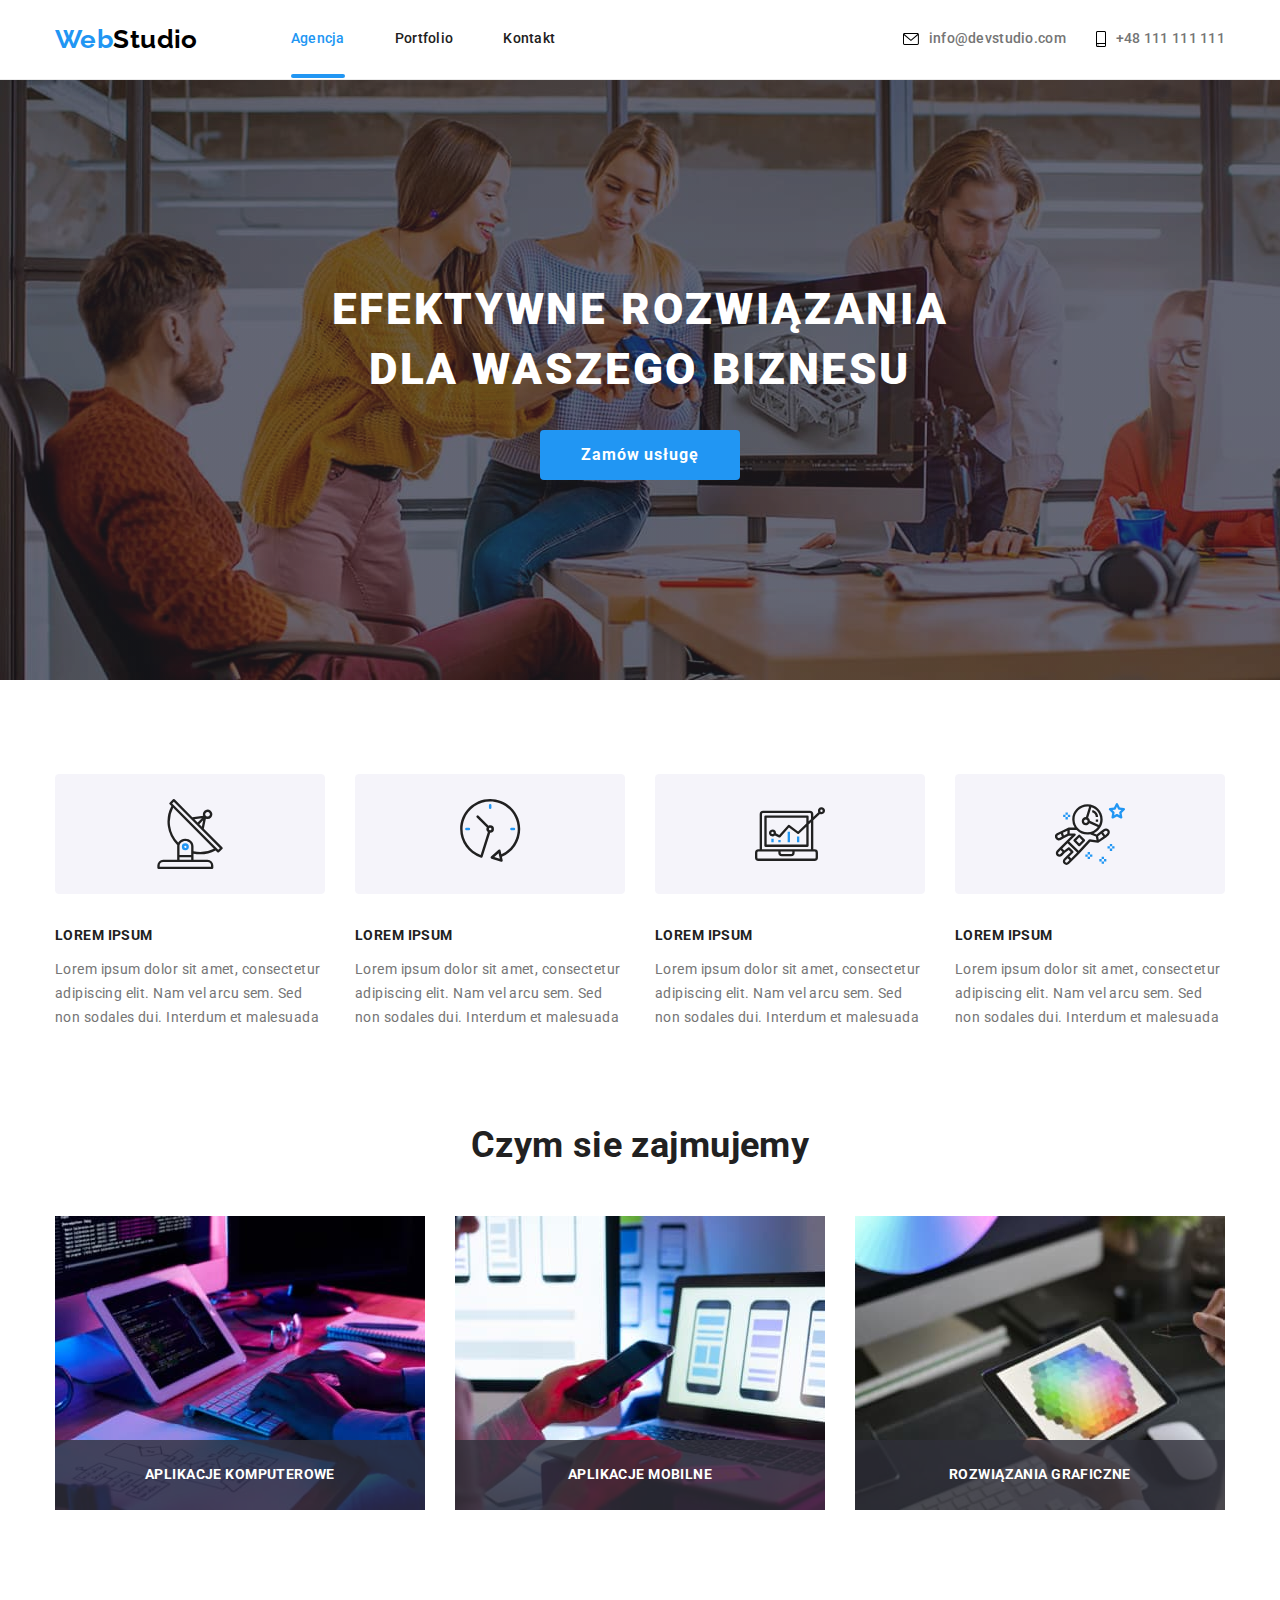
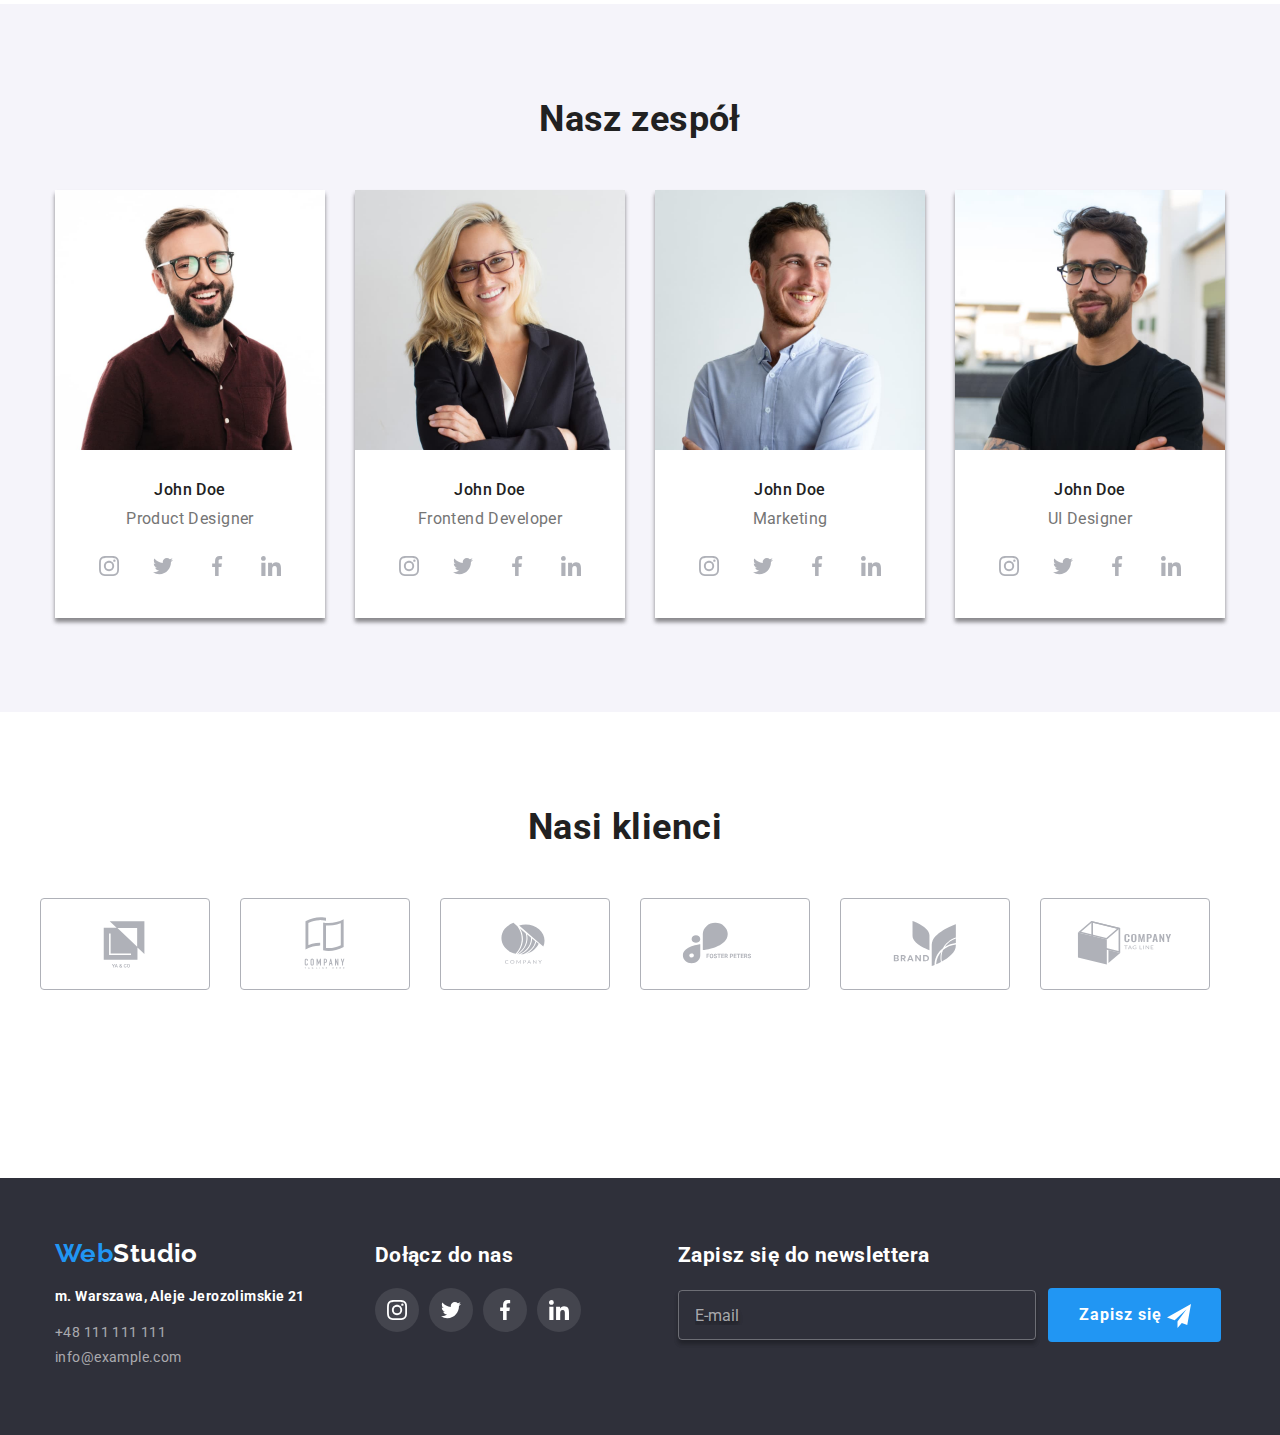
<file: index.html>
<!DOCTYPE html>
<html lang="en">
  <head>
    <meta charset="UTF-8" />
    <meta http-equiv="X-UA-Compatible" content="IE=edge" />
    <meta name="viewport" content="width=device-width, initial-scale=1.0" />
    <title>Web Studio</title>
    <link rel="preconnect" href="https://fonts.gstatic.com" />
    <link
      href="https://fonts.googleapis.com/css2?family=Raleway:wght@700&family=Roboto:wght@400;500;700;900&display=swap"
      rel="stylesheet"
    />
    <link
      rel="stylesheet"
      href="https://cdnjs.cloudflare.com/ajax/libs/modern-normalize/1.0.0/modern-normalize.min.css"
    />
    <link rel="stylesheet" href="./css/main.min.css" />
  </head>
  <body>
    <!--Header-->
    <header class="header">
      <div class="container header-container">
        <nav class="navigation">
          <a class="logo logo-header" href="./index.html">
            <span class="logo__icon">Web</span>Studio</a
          >
          <ul class="menu link-ul section-item">
            <li class="menu__item">
              <a
                class="menu__link link-a-href current section-after"
                href="./index.html"
                >Agencja</a
              >
            </li>
            <li class="menu__item">
              <a
                class="menu__link link-a-href section-after"
                href="./portfolio.html"
                >Portfolio</a
              >
            </li>
            <li class="menu__item">
              <a class="menu__link link-a-href section-after" href="#"
                >Kontakt</a
              >
            </li>
          </ul>
        </nav>
        <ul class="contact link-ul section-item section-list">
          <li class="contact__item">
            <a
              href="mailto:info@devstudio.com"
              class="contact__mail-link link-a-href"
            >
              <svg class="contact__icon" width="16" height="12">
                <use href="./images/sprite/symbol-defs.svg#icon-envelope"></use>
              </svg>
              info@devstudio.com</a
            >
          </li>
          <li class="contact__item">
            <a href="tel:+48111111111" class="contact__phone-link link-a-href">
              <svg class="contact__icon" width="10" height="16">
                <use
                  href="./images/sprite/symbol-defs.svg#icon-smartphone"
                ></use>
              </svg>
              +48 111 111 111</a
            >
          </li>
        </ul>
      </div>
    </header>

    <!--main-->
    <main>
      <!--hero-->
      <section class="hero">
        <div class="container">
          <h1 class="hero__title">Efektywne rozwiązania dla waszego biznesu</h1>
          <button type="button" data-modal-open class="button">
            Zamów usługę
          </button>
        </div>
      </section>

      <!--Korzysci-->
      <section class="section">
        <div class="container">
          <h2 class="visually-hidden">Korzyści zespołu WebStudio</h2>
          <ul class="about link-ul section-item">
            <li class="about__item">
              <div class="headline-div">
                <svg width="70" height="70">
                  <use
                    href="./images/sprite/symbol-defs.svg#icon-antenna"
                  ></use>
                </svg>
              </div>
              <h3 class="about__text">LOREM IPSUM</h3>
              <p class="about__info">
                Lorem ipsum dolor sit amet, consectetur adipiscing elit.
                Nam vel arcu sem. Sed non sodales dui. Interdum et malesuada
              </p>
            </li>
            <li class="about__item">
              <div class="headline-div">
                <svg width="70" height="70">
                  <use href="./images/sprite/symbol-defs.svg#icon-clock"></use>
                </svg>
              </div>
              <h3 class="about__text">LOREM IPSUM</h3>
              <p class="about__info">
                Lorem ipsum dolor sit amet, consectetur adipiscing elit.
                Nam vel arcu sem. Sed non sodales dui. Interdum et malesuada
              </p>
            </li>
            <li class="about__item">
              <div class="headline-div">
                <svg width="70" height="70">
                  <use
                    href="./images/sprite/symbol-defs.svg#icon-diagram"
                  ></use>
                </svg>
              </div>
              <h3 class="about__text">LOREM IPSUM</h3>
              <p class="about__info">
                Lorem ipsum dolor sit amet, consectetur adipiscing elit.
                Nam vel arcu sem. Sed non sodales dui. Interdum et malesuada
              </p>
            </li>
            <li class="about__item">
              <div class="headline-div">
                <svg width="70" height="70">
                  <use
                    href="./images/sprite/symbol-defs.svg#icon-astronaut"
                  ></use>
                </svg>
              </div>
              <h3 class="about__text">LOREM IPSUM</h3>
              <p class="about__info">
                Lorem ipsum dolor sit amet, consectetur adipiscing elit.
                Nam vel arcu sem. Sed non sodales dui. Interdum et malesuada
              </p>
            </li>
          </ul>
        </div>
      </section>

      <!--Prace graficzne-->
      <section class="section section-padding">
        <div class="container">
          <h2 class="section-title wort-item">Czym sie zajmujemy</h2>
          <ul class="work-space link-ul section-item">
            <li class="work-space__item">
              <div class="container__work-space">
                <img
                  src="./images/gallery/img1.jpg"
                  alt="Aplikacje komputerowe"
                  width="370"
                  height="294"
                />
                <p class="work-space__overlay">Aplikacje komputerowe</p>
              </div>
            </li>
            <li class="work-space__item">
              <div class="container__work-space">
                <img
                  src="./images/gallery/img2.jpg"
                  alt="Aplikacje mobilne"
                  width="370"
                  height="294"
                />
                <p class="work-space__overlay">Aplikacje mobilne</p>
              </div>
            </li>
            <li class="work-space__item">
              <div class="container__work-space">
                <img
                  src="./images/gallery/img3.jpg"
                  alt="Rozwiązania graficzne"
                  width="370"
                  height="294"
                />
                <p class="work-space__overlay">Rozwiązania graficzne</p>
              </div>
            </li>
          </ul>
        </div>
      </section>

      <!--Zespół WebStudio-->
      <section class="section comand-fon">
        <div class="container">
          <h2 class="team__text section-title">Nasz zespół</h2>
          <ul class="link-ul section-item section-ul-team">
            <li class="section-team">
              <img
                src="./images/team/team-master-1.jpg"
                alt="Product designer"
                width="270"
                height="260"
              />
              <div class="team-box">
                <h3 class="section-title-name">John Doe</h3>
                <p lang="eu" class="section-text-name">Product Designer</p>
                <ul class="team link-ul">
                  <li>
                    <a
                      class="team__link"
                      href="./"
                      aria-label="Link do Instagram"
                    >
                      <svg class="team__icon" width="20" height="20">
                        <use
                          href="./images/sprite/symbol-defs.svg#icon-instagram"
                        ></use>
                      </svg>
                    </a>
                  </li>
                  <li>
                    <a
                      class="team__link"
                      href="./"
                      aria-label="Link do Twitter"
                    >
                      <svg class="team__icon" width="20" height="20">
                        <use
                          href="./images/sprite/symbol-defs.svg#icon-twitter"
                        ></use>
                      </svg>
                    </a>
                  </li>

                  <li>
                    <a
                      class="team__link"
                      href="./"
                      aria-label="Link do Facebook"
                    >
                      <svg class="team__icon" width="20" height="20">
                        <use
                          href="./images/sprite/symbol-defs.svg#icon-facebook"
                        ></use>
                      </svg>
                    </a>
                  </li>

                  <li>
                    <a
                      class="team__link"
                      href="./"
                      aria-label="Link do Linkedin"
                    >
                      <svg class="team__icon" width="20" height="20">
                        <use
                          href="./images/sprite/symbol-defs.svg#icon-linkedin"
                        ></use>
                      </svg>
                    </a>
                  </li>
                </ul>
              </div>
            </li>
            <li class="section-team">
              <img
                src="./images/team/team-master-2.jpg"
                alt="Frontend Developer"
                width="270"
                height="260"
              />
              <div class="team-box">
                <h3 class="section-title-name">John Doe</h3>
                <p lang="eu" class="section-text-name">Frontend Developer</p>
                <ul class="team link-ul">
                  <li>
                    <a
                      class="team__link"
                      href="./"
                      aria-label="Link do Instagram"
                    >
                      <svg class="team__icon" width="20" height="20">
                        <use
                          href="./images/sprite/symbol-defs.svg#icon-instagram"
                        ></use>
                      </svg>
                    </a>
                  </li>
                  <li>
                    <a
                      class="team__link"
                      href="./"
                      aria-label="Link do Twitter"
                    >
                      <svg class="team__icon" width="20" height="20">
                        <use
                          href="./images/sprite/symbol-defs.svg#icon-twitter"
                        ></use>
                      </svg>
                    </a>
                  </li>

                  <li>
                    <a
                      class="team__link"
                      href="./"
                      aria-label="Link do Facebook"
                    >
                      <svg class="team__icon" width="20" height="20">
                        <use
                          href="./images/sprite/symbol-defs.svg#icon-facebook"
                        ></use>
                      </svg>
                    </a>
                  </li>

                  <li>
                    <a
                      class="team__link"
                      href="./"
                      aria-label="Link do Linkedin"
                    >
                      <svg class="team__icon" width="20" height="20">
                        <use
                          href="./images/sprite/symbol-defs.svg#icon-linkedin"
                        ></use>
                      </svg>
                    </a>
                  </li>
                </ul>
              </div>
            </li>
            <li class="section-team">
              <img
                src="./images/team/team-master-3.jpg"
                alt="Marketing"
                width="270"
                height="260"
              />
              <div class="team-box">
                <h3 class="section-title-name">John Doe</h3>
                <p lang="eu" class="section-text-name">Marketing</p>
                <ul class="team link-ul">
                    <a
                      class="team__link"
                      href="./"
                      aria-label="Link do Instagram"
                    >
                      <svg class="team__icon" width="20" height="20">
                        <use
                          href="./images/sprite/symbol-defs.svg#icon-instagram"
                        ></use>
                      </svg>
                    </a>
                  </li>
                  <li>
                    <a
                      class="team__link"
                      href="./"
                      aria-label="Link do Twitter"
                    >
                      <svg class="team__icon" width="20" height="20">
                        <use
                          href="./images/sprite/symbol-defs.svg#icon-twitter"
                        ></use>
                      </svg>
                    </a>
                  </li>

                  <li>
                    <a
                      class="team__link"
                      href="./"
                      aria-label="Link do Facebook"
                    >
                      <svg class="team__icon" width="20" height="20">
                        <use
                          href="./images/sprite/symbol-defs.svg#icon-facebook"
                        ></use>
                      </svg>
                    </a>
                  </li>

                  <li>
                    <a
                      class="team__link"
                      href="./"
                      aria-label="Link do Linkedin"
                    >
                      <svg class="team__icon" width="20" height="20">
                        <use
                          href="./images/sprite/symbol-defs.svg#icon-linkedin"
                        ></use>
                      </svg>
                    </a>
                  </li>
                </ul>
              </div>
            </li>
            <li class="section-team">
              <img
                src="./images/team/team-master-4.jpg"
                alt="Designer"
                width="270"
                height="260"
              />
              <div class="team-box">
                <h3 class="section-title-name">John Doe</h3>
                <p lang="eu" class="section-text-name">UI Designer</p>
                <ul class="team link-ul">
                  <li>
                    <a
                      class="team__link"
                      href="./"
                      aria-label="Link do Instagram"
                    >
                      <svg class="team__icon" width="20" height="20">
                        <use
                          href="./images/sprite/symbol-defs.svg#icon-instagram"
                        ></use>
                      </svg>
                    </a>
                  </li>
                  <li>
                    <a
                      class="team__link"
                      href="./"
                      aria-label="Link do Twitter"
                    >
                      <svg class="team__icon" width="20" height="20">
                        <use
                          href="./images/sprite/symbol-defs.svg#icon-twitter"
                        ></use>
                      </svg>
                    </a>
                  </li>

                  <li>
                    <a
                      class="team__link"
                      href="./"
                      aria-label="Link do Facebook"
                    >
                      <svg class="team__icon" width="20" height="20">
                        <use
                          href="./images/sprite/symbol-defs.svg#icon-facebook"
                        ></use>
                      </svg>
                    </a>
                  </li>

                  <li>
                    <a
                      class="team__link"
                      href="./"
                      aria-label="Link do Linkedin"
                    >
                      <svg class="team__icon" width="20" height="20">
                        <use
                          href="./images/sprite/symbol-defs.svg#icon-linkedin"
                        ></use>
                      </svg>
                    </a>
                  </li>
                </ul>
              </div>
            </li>
          </ul>
        </div>
      </section>

      <!-- Partnerzy -->
      <section class="partner section">
        <div class="container">
          <h2 class="partner__title">Nasi klienci</h2>
          <ul class="partner link-ul">
            <li class="partner__item">
              <a href="./" class="partner__link">
                <svg class="partner__icon" width="106" height="60">
                  <use
                    href="./images/sprite/symbol-defs.svg#icon-logo-sixth"
                  ></use>
                </svg>
              </a>
            </li>
            <li class="partner__item">
              <a href="./" class="partner__link">
                <svg class="partner__icon" width="106" height="60">
                  <use
                    href="./images/sprite/symbol-defs.svg#icon-logo-fifth"
                  ></use>
                </svg>
              </a>
            </li>
            <li class="partner__item">
              <a href="./" class="partner__link">
                <svg class="partner__icon" width="106" height="60">
                  <use
                    href="./images/sprite/symbol-defs.svg#icon-logo-fourth"
                  ></use>
                </svg>
              </a>
            </li>
            <li class="partner__item">
              <a href="./" class="partner__link">
                <svg class="partner__icon" width="106" height="60">
                  <use
                    href="./images/sprite/symbol-defs.svg#icon-logo-third"
                  ></use>
                </svg>
              </a>
            </li>
            <li class="partner__item">
              <a href="./" class="partner__link">
                <svg class="partner__icon" width="106" height="60">
                  <use
                    href="./images/sprite/symbol-defs.svg#icon-logo-second"
                  ></use>
                </svg>
              </a>
            </li>
            <li class="partner__item">
              <a href="./" class="partner__link">
                <svg class="partner__icon" width="106" height="60">
                  <use
                    href="./images/sprite/symbol-defs.svg#icon-logo-first"
                  ></use>
                </svg>
              </a>
            </li>
          </ul>
        </div>
      </section>
    </main>

    <!--Footer-->
    <footer class="footer">
      <div class="container box">
        <div class="box-one">
          <a class="logo logo-footer" href="./index.html">
            <span class="logo__icon">Web</span>Studio</a
          >
          <address>
            <ul class="link-ul">
              <li class="footer-text section-footer">
                <a
                  href="https://goo.gl/maps/VcPTf6uv3HtVNKEU8"
                  target="_blank"
                  rel="noopener noreferrer"
                  class="footer-address link-a-href"
                  >m. Warszawa, Aleje Jerozolimskie 21
                </a>
              </li>
              <li class="section-footer">
                <a href="tel:+48 111 111 111" class="footer-phone link-a-href"
                  >+48 111 111 111</a
                >
              </li>
              <li class="section-footer">
                <a
                  href="mailto:info@example.com"
                  class="footer-mail link-a-href"
                  >info@example.com</a
                >
              </li>
            </ul>
          </address>
        </div>

        <div class="container-join">
          <h2 class="footer-text">Dołącz do nas</h2>
          <ul class="link-ul join-ul section-item-footer">
            <li class="join-title section-footer">
              <a class="join-link" href="./" aria-label="Link do Instagram">
                <svg class="join-icon" width="20" height="20">
                  <use
                    href="./images/sprite/symbol-defs.svg#icon-instagram"
                  ></use>
                </svg>
              </a>
            </li>
            <li class="join-title section-footer">
              <a class="join-link" href="./" aria-label="Link do Twitter">
                <svg class="join-icon" width="20" height="20">
                  <use
                    href="./images/sprite/symbol-defs.svg#icon-twitter"
                  ></use>
                </svg>
              </a>
            </li>
            <li class="join-title section-footer">
              <a class="join-link" href="./" aria-label="Link do Facebook">
                <svg class="join-icon" width="20" height="20">
                  <use
                    href="./images/sprite/symbol-defs.svg#icon-facebook"
                  ></use>
                </svg>
              </a>
            </li>
            <li class="join-title section-footer">
              <a class="join-link" href="./" aria-label="Link do Linkedin">
                <svg class="join-icon" width="20" height="20">
                  <use
                    href="./images/sprite/symbol-defs.svg#icon-linkedin"
                  ></use>
                </svg>
              </a>
            </li>
          </ul>
        </div>

        <div class="container-email">
          <h2 class="footer-text">Zapisz się do newslettera</h2>
          <form class="user-email">
            <input
              type="email"
              name="mail"
              class="mail-user"
              placeholder="E-mail"
            />
            <button type="submit" class="click">
              Zapisz się
              <svg class="mail-pic" width="24" height="24">
                <use href="./images/sprite/icons.svg#icon-icon-send"></use>
              </svg>
            </button>
          </form>
        </div>
      </div>
    </footer>

    <!-- okno modalne -->
    <div class="backdrop is-hidden" data-modal>
      <div class="modal">
        <button type="button" data-modal-close class="modal-btn">
          <svg class="join-icon" width="18" height="18">
            <use
              href="./images/sprite/symbol-defs.svg#icon-close-black-18dp-2-1"
            ></use>
          </svg>
        </button>

        <form action="#" class="modal-form">
          <p class="modal-text">Zostaw swoje dane w formularzu poniżej</p>
          <label for="user-name" class="form-label">
            Imię
            <span class="modal-relative">
              <input
                type="text"
                class="form-input"
                name="user-name"
                minlength="2"
                pattern="[a-zA-Zа-яёА-ЯЁ]+"
                title="Nazwa musi zawierać litery alfabetu"
                id="user-name"
                required
              />
              <svg class="modal-icon-form" width="18" height="18">
                <use
                  href="./images/sprite/icons.svg#icon-person-black-18dp-1"
                ></use>
              </svg>
            </span>
          </label>
          <label for="user-phone" class="form-label">
            Telefon
            <span class="modal-relative">
              <input
                type="tel"
                class="form-input"
                name="user-phone"
                pattern="[0-9]{3}-[0-9]{3}-[0-9]{2}-[0-9]{2}"
                title="+48 000 000 000"
                id="user-phone"
                required
              />
              <svg class="modal-icon-form" width="18" height="18">
                <use href="./images/sprite/icons.svg#icon-Vector-3"></use>
              </svg>
            </span>
          </label>
          <label for="user-mail" class="form-label">
            Email
            <span class="modal-relative">
              <input
                type="email"
                class="form-input"
                name="user-mail"
                title="johndoe@gmail.com"
                id="user-mail"
                required
              />
              <svg class="modal-icon-form" width="18" height="18">
                <use href="./images/sprite/icons.svg#icon-Vector-4"></use>
              </svg>
            </span>
          </label>
          <label for="user-message" class="form-label">
            Komentarz
            <textarea
              name="user-message"
              class="form-message"
              placeholder="Wpisz tekst"
              id="user-message"
            ></textarea>
          </label>
          <input
            type="checkbox"
            name="checkbox-form-user"
            class="form-checkbox visually-hidden"
            id="accept-policy"
          />
          <label 
            for="accept-policy" 
            class="checkbox-label">
            Oświadczam iż akceptuję&nbsp;<a href="#" class="checkbox-link">Regulamin</a>
            <p>&nbsp i &nbsp</p>
            <a href="#" class="checkbox-link">Politykę prywatności</a>
          </label>
          <button type="submit" class="btn-send">Wyslij</button>
        </form>
      </div>
    </div>
    <script src="./js/modal.js"></script>
  </body>
</html>
</file>
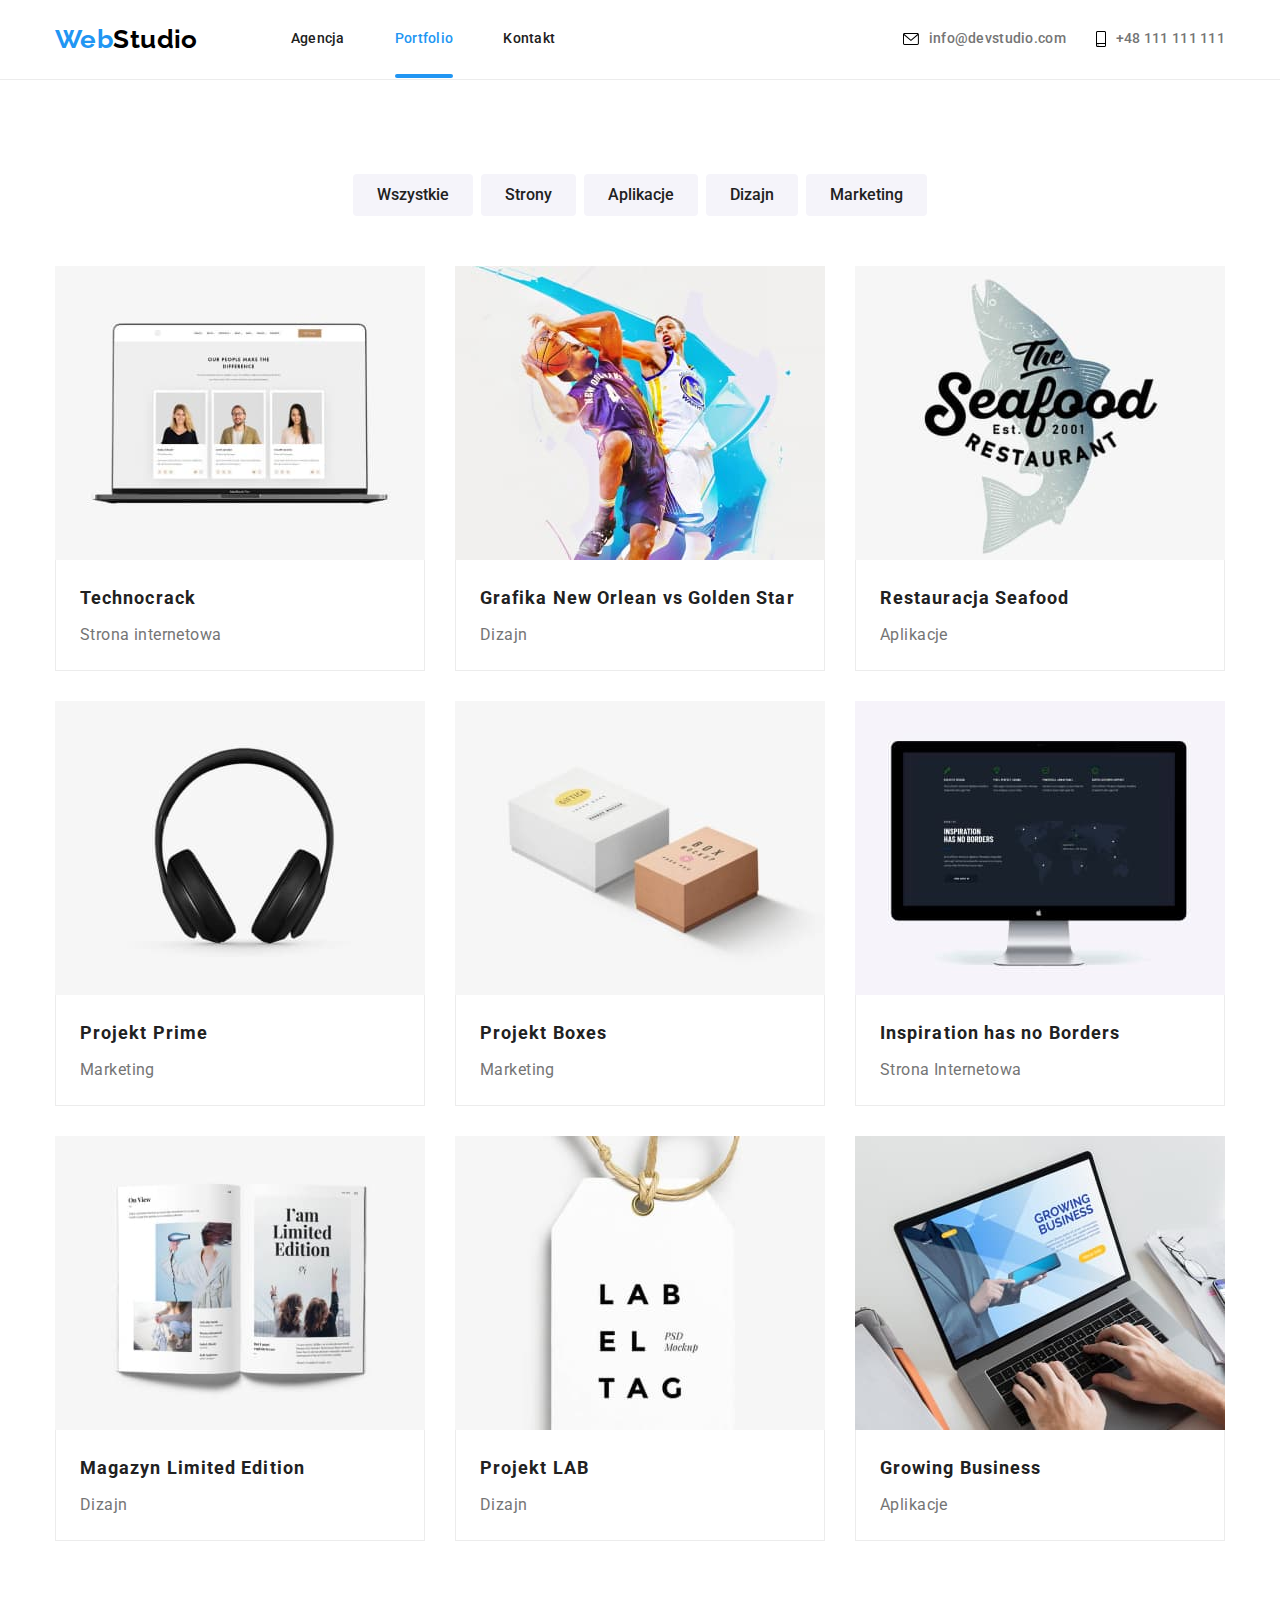
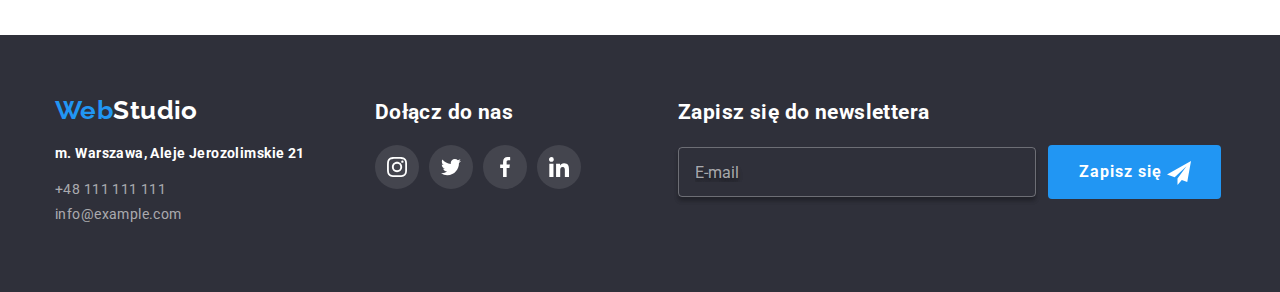
<file: portfolio.html>
<!DOCTYPE html>
<html lang="en">
  <head>
    <meta charset="UTF-8" />
    <meta http-equiv="X-UA-Compatible" content="IE=edge" />
    <meta name="viewport" content="width=device-width, initial-scale=1.0" />
    <title>Web Studio</title>
    <link rel="preconnect" href="https://fonts.gstatic.com" />
    <link
      href="https://fonts.googleapis.com/css2?family=Raleway:wght@700&family=Roboto:wght@400;500;700;900&display=swap"
      rel="stylesheet"
    />
    <link
      rel="stylesheet"
      href="https://cdnjs.cloudflare.com/ajax/libs/modern-normalize/1.0.0/modern-normalize.min.css"
    />
    <link rel="stylesheet" href="./css/main.min.css" />
  </head>
  <body>
    <!--header-->
    <header class="header">
      <div class="container header-container">
        <nav class="navigation">
          <a class="logo logo-header" href="./index.html">
            <span class="logo__icon">Web</span>Studio</a
          >
          <ul class="menu link-ul section-item">
            <li class="menu__item">
              <a
                class="menu__link link-a-href section-after"
                href="./index.html"
                >Agencja</a
              >
            </li>
            <li class="menu__item">
              <a
                class="menu__link link-a-href current section-after"
                href="./portfolio.html"
                >Portfolio</a
              >
            </li>
            <li class="menu__item">
              <a class="menu__link link-a-href section-after" href="#"
                >Kontakt</a
              >
            </li>
          </ul>
        </nav>
        <ul class="contact link-ul section-item section-list">
          <li class="contact__item">
            <a
              href="mailto:info@devstudio.com"
              class="contact__mail-link link-a-href"
            >
              <svg class="contact__icon" width="16" height="12">
                <use href="./images/sprite/symbol-defs.svg#icon-envelope"></use>
              </svg>
              info@devstudio.com</a
            >
          </li>
          <li class="contact-item">
            <a href="tel:+48111111111" class="contact__phone-link link-a-href">
              <svg class="contact__icon" width="10" height="16">
                <use
                  href="./images/sprite/symbol-defs.svg#icon-smartphone"
                ></use>
              </svg>
              +48 111 111 111</a
            >
          </li>
        </ul>
      </div>
    </header>

    <!-- main -->
    <main>
      <!-- nawigacja -->
      <section class="section section-photo-item">
        <div class="container">
          <h1 class="visually-hidden">Nawigacja</h1>
          <ul class="link-ul section-ul-portfolio">
            <li class="section-li-btn">
              <button type="button" class="button-galery">Wszystkie</button>
            </li>
            <li class="section-li-btn">
              <button type="button" class="button-galery">Strony</button>
            </li>
            <li class="section-li-btn">
              <button type="button" class="button-galery">Aplikacje</button>
            </li>
            <li class="section-li-btn">
              <button type="button" class="button-galery">Dizajn</button>
            </li>
            <li class="section-li-btn">
              <button type="button" class="button-galery">Marketing</button>
            </li>
          </ul>

          <!-- fotosy -->
          <h2 hidden>Strona portfolio</h2>
          <ul class="link-ul section-ul-galery">
            <li class="section-li-galery">
              <a href="#" class="link-a-href galery-link">
                <div class="galery-img-overlay">
                  <img
                    src="./images/portfolio/pngpage2.jpg"
                    alt="Вебсайт"
                    width="370"
                    height="294"
                  />
                  <p class="overlay">
                    Technocrack jest popularną platformą wykorzystywaną do rozpowszechniania koronawirusa.
                    Firmy wykorzystują tę platformędo celów szpiegowskich i ataków na niezabezpieczone serwery konkurencji
                  </p>
                </div>
                <div class="galery-box">
                  <h3 class="section-title-galery">Technocrack</h3>
                  <p class="section-text-galery">Strona internetowa</p>
                </div>
              </a>
            </li>
            <li class="section-li-galery">
              <a href="#" class="link-a-href galery-link">
                <div class="galery-img-overlay">
                  <img
                    src="./images/portfolio/imgpngpage21.jpg"
                    alt="grafika new orlean"
                    width="370"
                    height="294"
                  />
                  <p class="overlay">
                    Technocrack jest popularną platformą wykorzystywaną do rozpowszechniania koronawirusa.
                    Firmy wykorzystują tę platformędo celów szpiegowskich i ataków na niezabezpieczone serwery konkurencji
                  </p>
                </div>
                <div class="galery-box">
                  <h3 class="section-title-galery">
                    Grafika New Orlean vs Golden Star
                  </h3>
                  <p class="section-text-galery">Dizajn</p>
                </div></a
              >
            </li>
            <li class="section-li-galery">
              <a href="#" class="link-a-href galery-link">
                <div class="galery-img-overlay">
                  <img
                    src="./images/portfolio/imgpngpage22.jpg"
                    alt="Ресторан"
                    width="370"
                    height="294"
                  />
                  <p class="overlay">
                    Technocrack jest popularną platformą wykorzystywaną do rozpowszechniania koronawirusa.
                    Firmy wykorzystują tę platformędo celów szpiegowskich i ataków na niezabezpieczone serwery konkurencji
                  </p>
                </div>
                <div class="galery-box">
                  <h3 class="section-title-galery">Restauracja Seafood</h3>
                  <p class="section-text-galery">Aplikacje</p>
                </div></a
              >
            </li>
            <li class="section-li-galery">
              <a href="#" class="link-a-href galery-link">
                <div class="galery-img-overlay">
                  <img
                    src="./images/portfolio/imgpngpage23.jpg"
                    alt="projekt prime"
                    width="370"
                    height="294"
                  />
                  <p class="overlay">
                    Technocrack jest popularną platformą wykorzystywaną do rozpowszechniania koronawirusa.
                    Firmy wykorzystują tę platformędo celów szpiegowskich i ataków na niezabezpieczone serwery konkurencji
                  </p>
                </div>
                <div class="galery-box">
                  <h3 class="section-title-galery">Projekt Prime</h3>
                  <p class="section-text-galery">Marketing</p>
                </div></a
              >
            </li>
            <li class="section-li-galery">
              <a href="#" class="link-a-href galery-link">
                <div class="galery-img-overlay">
                  <img
                    src="./images/portfolio/imgpngpage24.jpg"
                    alt="projekt boxes"
                    width="370"
                    height="294"
                  />
                  <p class="overlay">
                    Technocrack jest popularną platformą wykorzystywaną do rozpowszechniania koronawirusa.
                    Firmy wykorzystują tę platformędo celów szpiegowskich i ataków na niezabezpieczone serwery konkurencji
                  </p>
                </div>
                <div class="galery-box">
                  <h3 class="section-title-galery">Projekt Boxes</h3>
                  <p class="section-text-galery">Marketing</p>
                </div></a
              >
            </li>
            <li class="section-li-galery">
              <a href="#" class="link-a-href galery-link">
                <div class="galery-img-overlay">
                  <img
                    src="./images/portfolio/imgpngpage25.jpg"
                    alt="inspiration has no borders"
                    width="370"
                    height="294"
                  />
                  <p class="overlay">
                    Technocrack jest popularną platformą wykorzystywaną do rozpowszechniania koronawirusa.
                    Firmy wykorzystują tę platformędo celów szpiegowskich i ataków na niezabezpieczone serwery konkurencji
                  </p>
                </div>
                <div class="galery-box">
                  <h3 class="section-title-galery">
                    Inspiration has no Borders
                  </h3>
                  <p class="section-text-galery">Strona Internetowa</p>
                </div></a
              >
            </li>
            <li class="section-li-galery">
              <a href="#" class="link-a-href galery-link">
                <div class="galery-img-overlay">
                  <img
                    src="./images/portfolio/imgpngpage26.jpg"
                    alt="Magazyn limited edition"
                    width="370"
                    height="294"
                  />
                  <p class="overlay">
                    Technocrack jest popularną platformą wykorzystywaną do rozpowszechniania koronawirusa.
                    Firmy wykorzystują tę platformędo celów szpiegowskich i ataków na niezabezpieczone serwery konkurencji
                  </p>
                </div>
                <div class="galery-box">
                  <h3 class="section-title-galery">Magazyn Limited Edition</h3>
                  <p class="section-text-galery">Dizajn</p>
                </div></a
              >
            </li>
            <li class="section-li-galery">
              <a href="#" class="link-a-href galery-link">
                <div class="galery-img-overlay">
                  <img
                    src="./images/portfolio/imgpngpage27.jpg"
                    alt="Projekt LAB"
                    width="370"
                    height="294"
                  />
                  <p class="overlay">
                    Technocrack jest popularną platformą wykorzystywaną do rozpowszechniania koronawirusa.
                    Firmy wykorzystują tę platformędo celów szpiegowskich i ataków na niezabezpieczone serwery konkurencji
                  </p>
                </div>
                <div class="galery-box">
                  <h3 class="section-title-galery">Projekt LAB</h3>
                  <p class="section-text-galery">Dizajn</p>
                </div></a
              >
            </li>
            <li class="section-li-galery">
              <a href="#" class="link-a-href galery-link">
                <div class="galery-img-overlay">
                  <img
                    src="./images/portfolio/imgpngpage28.jpg"
                    alt="Growing bussines"
                    width="370"
                    height="294"
                  />
                  <p class="overlay">
                    Technocrack jest popularną platformą wykorzystywaną do rozpowszechniania koronawirusa.
                    Firmy wykorzystują tę platformędo celów szpiegowskich i ataków na niezabezpieczone serwery konkurencji
                  </p>
                </div>
                <div class="galery-box">
                  <h3 class="section-title-galery">Growing Business</h3>
                  <p class="section-text-galery">Aplikacje</p>
                </div></a
              >
            </li>
          </ul>
        </div>
      </section>
    </main>

    <!--Footer-->
    <footer class="footer">
      <div class="container box">
        <div class="box-one">
          <a class="logo logo-footer" href="./index.html">
            <span class="logo__icon">Web</span>Studio</a>
          <address>
            <ul class="link-ul">
              <li class="footer-text section-footer">
                <a href="https://goo.gl/maps/VcPTf6uv3HtVNKEU8" target="_blank" rel="noopener noreferrer"
                  class="footer-address link-a-href">m. Warszawa, Aleje Jerozolimskie 21
                </a>
              </li>
              <li class="section-footer">
                <a href="tel:+48 111 111 111" class="footer-phone link-a-href">+48 111 111 111</a>
              </li>
              <li class="section-footer">
                <a href="mailto:info@example.com" class="footer-mail link-a-href">info@example.com</a>
              </li>
            </ul>
          </address>
        </div>
    
        <div class="container-join">
          <h2 class="footer-text">Dołącz do nas</h2>
          <ul class="link-ul join-ul section-item-footer">
            <li class="join-title section-footer">
              <a class="join-link" href="./" aria-label="Link do Instagram">
                <svg class="join-icon" width="20" height="20">
                  <use href="./images/sprite/symbol-defs.svg#icon-instagram"></use>
                </svg>
              </a>
            </li>
            <li class="join-title section-footer">
              <a class="join-link" href="./" aria-label="Link do Twitter">
                <svg class="join-icon" width="20" height="20">
                  <use href="./images/sprite/symbol-defs.svg#icon-twitter"></use>
                </svg>
              </a>
            </li>
            <li class="join-title section-footer">
              <a class="join-link" href="./" aria-label="Link do Facebook">
                <svg class="join-icon" width="20" height="20">
                  <use href="./images/sprite/symbol-defs.svg#icon-facebook"></use>
                </svg>
              </a>
            </li>
            <li class="join-title section-footer">
              <a class="join-link" href="./" aria-label="Link do Linkedin">
                <svg class="join-icon" width="20" height="20">
                  <use href="./images/sprite/symbol-defs.svg#icon-linkedin"></use>
                </svg>
              </a>
            </li>
          </ul>
        </div>
    
        <div class="container-email">
          <h2 class="footer-text">Zapisz się do newslettera</h2>
          <form class="user-email">
            <input type="email" name="mail" class="mail-user" placeholder="E-mail" />
            <button type="submit" class="click">
              Zapisz się
              <svg class="mail-pic" width="24" height="24">
                <use href="./images/sprite/icons.svg#icon-icon-send"></use>
              </svg>
            </button>
          </form>
        </div>
      </div>
    </footer>
  </body>
</html>
</file>
<file: css/main.min.css>
:root {
  --accent-color: #2196f3;
  --primary-text-color: #757575;
  --section-text-color: #212121;
  --primary-white-color: #ffffff;
  --primary-black-color: #000000;
  --primary-heder-footer-color: #2f303a;
  --button-second-color: #188ce8;
  --button-galery-box: #f5f4fa;
  --border-color: #ececec;
  --border-second-color: #afb1b8;
  --shadow-btn: 0px 4px 4px rgba(0, 0, 0, 0.15), 0px 4px 4px rgba(0, 0, 0, 0.15);
  --primary-shadow: 0px 3px 1px rgba(0, 0, 0, 0.1),
    0px 1px 2px rgba(0, 0, 0, 0.08), 0px 2px 2px rgba(0, 0, 0, 0.12);
  --second-shadow: 0px 1px 1px rgba(0, 0, 0, 0.12),
    0px 4px 4px rgba(0, 0, 0, 0.06), 1px 4px 6px rgba(0, 0, 0, 0.16);
  --third-shadow: 0px 4px 4px rgba(0, 0, 0, 0.25),
    0px 4px 4px rgba(0, 0, 0, 0.25);
  --main-font: 'Roboto', sans-serif;
  --secondary-font: 'Raleway', sans-serif;
}
.visually-hidden {
  position: absolute !important;
  clip: rect(1px 1px 1px 1px);
  clip: rect(1px 1px 1px 1px);
  padding: 0 !important;
  border: 0 !important;
  height: 1px !important;
  width: 1px !important;
  overflow: hidden;
}
body {
  font-size: 14px;
  font-weight: 400;
  line-height: 1.14;
  color: var(--primary-text-color);
  font-family: var(--main-font), sans-serif;
  letter-spacing: 0.03em;
}
h1,
h2,
h3,
h4,
h5,
h6,
p {
  margin-top: 0;
  margin-bottom: 0;
}
ul,
ol {
  margin-top: 0;
  margin-bottom: 0;
  padding-left: 0;
}
img {
  display: block;
}
.link-ul {
  list-style: none;
}
.link-a-href {
  text-decoration: none;
}
.button,
.button-galery {
  cursor: pointer;
}
.section {
  padding-top: 94px;
}
.container {
  width: 1200px;
  margin: 0 auto;
  padding-left: 15px;
  padding-right: 15px;
}
.logo {
  font-size: 26px;
  font-weight: 700;
  line-height: 1.19;
  font-family: var(--secondary-font);
  text-decoration: none;
  transition: color 250ms cubic-bezier(0.4, 0, 0.2, 1);
}
.logo:hover,
.logo:focus {
  color: var(--accent-color);
}
.logo-header {
  color: var(--primary-black-color);
  margin-right: 93px;
}
.logo-footer {
  color: var(--primary-white-color);
  display: block;
  margin-bottom: 20px;
}
.logo__icon {
  color: var(--accent-color);
}
.section-text {
  line-height: 1.71;
}
.section-title {
  font-size: 36px;
  font-weight: 700;
  line-height: 1.17;
  color: var(--section-text-color);
  text-align: center;
}
.modal {
  position: absolute;
  left: 50%;
  top: 50%;
  width: 528px;
  height: 581px;
  background: var(--primary-white-color);
  transform: translate(-50%, -50%);
  animation-name: changeModalBtn;
  animation-duration: 250ms;
}
.modal-btn {
  position: absolute;
  top: 8px;
  right: 8px;
  border-radius: 50%;
  border: 1px solid rgba(0, 0, 0, 0.1);
  width: 30px;
  height: 30px;
  background-color: transparent;
  cursor: pointer;
  padding: 0;
  display: flex;
  align-items: center;
  justify-content: center;
  transition: fill 250ms cubic-bezier(0.4, 0, 0.2, 1);
}
.modal-btn:hover,
.modal-btn:focus {
  fill: var(--accent-color);
}
.backdrop {
  position: fixed;
  top: 0;
  left: 0;
  width: 100vw;
  height: 100vh;
  background-color: rgba(0, 0, 0, 0.2);
  transition: opacity 250ms linear, visibility 250ms linear;
}
.is-hidden {
  opacity: 0;
  visibility: hidden;
  pointer-events: none;
}
@keyframes changeModalBtn {
  25% {
    transform: scale(25%);
    transform: opacity(25%);
  }
  50% {
    transform: scale(50%);
    transform: opacity(50%);
  }
  75% {
    transform: scale(75%);
    transform: opacity(75%);
  }
  100% {
    transform: scale(100%);
    transform: opacity(100%);
  }
}
.modal-form {
  padding-top: 40px;
  padding-bottom: 40px;
  padding-left: 41px;
  padding-right: 39px;
  display: flex;
  flex-direction: column;
}
.modal-text {
  font-size: 20px;
  font-weight: 700;
  line-height: 1.15;
  text-align: center;
  color: var(--section-text-color);
  margin-bottom: 10px;
}
.form-input {
  width: 100%;
  height: 40px;
  border: 1px solid rgba(33, 33, 33, 0.2);
  border-radius: 4px;
  padding-left: 42px;
  transition: border-color 250ms cubic-bezier(0.4, 0, 0.2, 1);
}
.form-input:focus {
  border-color: var(--accent-color);
  outline: none;
}
.modal-icon-form {
  color: var(--section-text-color);
  position: absolute;
  display: block;
  top: 50%;
  left: 12px;
  transform: translateY(-50%);
  transition: fill 250ms cubic-bezier(0.4, 0, 0.2, 1);
}
.form-input:focus + .modal-icon-form {
  fill: var(--accent-color);
}
.form-label {
  font-size: 12px;
  font-weight: 400;
  line-height: 1.17;
  letter-spacing: 0.03em;
  margin-bottom: 10px;
}
.form-label .form-message {
  transition: border-color 250ms cubic-bezier(0.4, 0, 0.2, 1);
}
.modal-relative {
  position: relative;
  display: block;
  margin-top: 4px;
}
.form-message {
  width: 100%;
  height: 120px;
  margin-top: 4px;
  border: 1px solid rgba(33, 33, 33, 0.2);
  border-radius: 4px;
  padding-top: 12px;
  padding-left: 16px;
  resize: none;
}
.form-message:focus {
  border-color: var(--accent-color);
  outline: none;
}
.form-message::placeholder {
  letter-spacing: 0.01em;
  color: rgba(117, 117, 117, 0.5);
}
.checkbox-label {
  line-height: 1.71;
  display: flex;
  align-items: center;
  margin-bottom: 30px;
}
.checkbox-label::before {
  content: ' ';
  display: block;
  width: 16px;
  height: 15px;
  border: 1px solid var(--section-text-color);
  margin-right: 7px;
}
.form-checkbox:checked + .checkbox-label::before {
  background-image: url('../images/sprite/icon-check.svg');
  background-color: var(--accent-color);
  border: none;
  background-repeat: no-repeat;
  background-position: 50% 50%;
  background-origin: padding-box;
}
.form-checkbox:focus + .checkbox-label::before {
  border-color: var(--button-second-color);
  width: 16px;
  height: 15px;
}
.checkbox-link {
  color: var(--accent-color);
}
.btn-send {
  font-size: 16px;
  font-weight: 700;
  line-height: 1.88;
  font-family: inherit;
  letter-spacing: 0.06em;
  background-color: var(--accent-color);
  color: var(--primary-white-color);
  cursor: pointer;
  width: 200px;
  box-shadow: var(--shadow-btn);
  border-radius: 4px;
  border: none;
  padding-top: 10px;
  padding-bottom: 10px;
  margin: 0 auto;
  transition: background-color 250ms cubic-bezier(0.4, 0, 0.2, 1);
}
.btn-send:hover,
.btn-send:focus {
  background-color: var(--button-second-color);
}
.team__link {
  display: flex;
  align-items: center;
  justify-content: center;
  width: 44px;
  height: 44px;
  border-radius: 50%;
  fill: #afb1b8;
  transition: background-color 250ms cubic-bezier(0.4, 0, 0.2, 1),
    fill 250ms cubic-bezier(0.4, 0, 0.2, 1);
}
.team__link:hover,
.team__link:focus {
  background-color: var(--accent-color);
  fill: var(--primary-white-color);
}
.team__icon {
  color: var(--border-second-color);
}
.team__icon:hover,
.team__icon:focus {
  fill: var(--primary-white-color);
  color: var(--primary-white-color);
  transition: fill;
  transition-duration: 250ms;
  transition-timing-function: cubic-bezier(0.4, 0, 0.2, 1);
  transition-delay: 0;
}
.join-link {
  display: flex;
  align-items: center;
  justify-content: center;
  width: 44px;
  height: 44px;
  border-radius: 50%;
  fill: var(--primary-white-color);
  transition: background-color 250ms cubic-bezier(0.4, 0, 0.2, 1),
    fill 250ms cubic-bezier(0.4, 0, 0.2, 1);
}
.join-link:hover,
.join-link:focus {
  background-color: var(--accent-color);
  fill: var(--primary-white-color);
}
.join-icon {
  color: var(--primary-white-color);
}
.join-title {
  width: 44px;
  height: 44px;
  border-radius: 50%;
  background: rgba(255, 255, 255, 0.1);
}
.join-title:not(:last-child) {
  margin-right: 10px;
}
.header {
  padding-top: 24px;
  padding-bottom: 24px;
  border-bottom: 1px solid var(--border-color);
}
.header-container,
.navigation {
  display: flex;
  align-items: center;
}
.menu,
.menu__link {
  color: var(--section-text-color);
  font-weight: 500;
  letter-spacing: 0.02em;
  text-decoration: none;
  transition: color 250ms cubic-bezier(0.4, 0, 0.2, 1);
}
.menu .current,
.menu__link .current {
  color: var(--accent-color);
  transition: color 250ms cubic-bezier(0.4, 0, 0.2, 1);
}
.menu:hover,
.menu:focus,
.menu__link:hover,
.menu__link:focus {
  color: var(--accent-color);
}
.menu__item:not(:last-child) {
  margin-right: 50px;
}
.section-list {
  margin-left: auto;
}
.section-after {
  position: relative;
}
.current::after {
  content: ' ';
  display: block;
  background-color: var(--accent-color);
  width: 100%;
  height: 4px;
  border-radius: 2px;
  margin-top: 28px;
  position: absolute;
  bottom: -32px;
}
.contact__item:not(:last-child) {
  margin-right: 30px;
}
.contact__mail-link {
  color: var(--primary-text-color);
  font-weight: 500;
  letter-spacing: 0.02em;
  display: flex;
  align-items: center;
  transition: color 250ms cubic-bezier(0.4, 0, 0.2, 1),
    fill 250ms cubic-bezier(0.4, 0, 0.2, 1);
}
.contact__mail-link:hover,
.contact__mail-link:focus {
  color: var(--accent-color);
  fill: var(--accent-color);
}
.contact__phone-link {
  color: var(--primary-text-color);
  font-weight: 500;
  letter-spacing: 0.02em;
  display: flex;
  align-items: center;
  transition: color 250ms cubic-bezier(0.4, 0, 0.2, 1),
    fill 250ms cubic-bezier(0.4, 0, 0.2, 1);
}
.contact__phone-link:hover,
.contact__phone-link:focus {
  color: var(--accent-color);
  fill: var(--accent-color);
}
.contact__icon {
  margin-right: 10px;
  color: var(--primary-text-color);
}
.hero {
  text-align: center;
  padding-top: 200px;
  padding-bottom: 200px;
  background-color: var(--primary-heder-footer-color);
  flex-grow: 1;
  background-image: linear-gradient(
      rgba(47, 48, 58, 0.4),
      rgba(47, 48, 58, 0.4)
    ),
    url('../images/hero-img/img-hero.jpg');
  background-size: cover;
  max-width: 1600px;
}
.hero__title {
  font-size: 44px;
  font-weight: 900;
  line-height: 1.36;
  color: var(--primary-white-color);
  text-transform: uppercase;
  letter-spacing: 0.06em;
  width: 696px;
  margin-bottom: 30px;
  margin-left: auto;
  margin-right: auto;
}
.button {
  font-size: 16px;
  font-weight: 700;
  line-height: 1.9;
  color: var(--primary-white-color);
  background-color: var(--accent-color);
  font-family: inherit;
  letter-spacing: 0.06em;
  text-decoration: none;
  cursor: pointer;
  width: 200px;
  border-radius: 4px;
  border: none;
  padding-top: 10px;
  padding-bottom: 10px;
  transition: color 250ms cubic-bezier(0.4, 0, 0.2, 1),
    background-color 250ms cubic-bezier(0.4, 0, 0.2, 1);
}
.button:hover,
.button:focus {
  color: var(--primary-white-color);
  background-color: var(--button-second-color);
}
.about {
  margin-top: -30px;
  margin-left: -30px;
}
.section-item {
  display: flex;
  align-items: center;
}
.about__item {
  margin-top: 30px;
  margin-left: 30px;
  width: 270px;
}
.headline-div {
  height: 120px;
  display: flex;
  align-items: center;
  justify-content: center;
  background-color: var(--button-galery-box);
  border: 1px solid var(--button-galery-box);
  border-radius: 4px;
  margin-bottom: 30px;
}
.about__text {
  font-size: 14px;
  font-weight: 700;
  line-height: 1.71;
  color: var(--section-text-color);
  text-transform: uppercase;
  margin-bottom: 10px;
}
.about__info {
  font-size: 14px;
  font-weight: 400;
  line-height: 1.71;
  letter-spacing: 0.03em;
}
.wort-item {
  margin-bottom: 50px;
}
.section-padding {
  padding-bottom: 94px;
}
.work-space {
  flex-wrap: wrap;
  justify-content: space-between;
}
.work-space__item + .work-space__item {
  margin-left: 30px;
}
.container__work-space {
  position: relative;
}
.work-space__overlay {
  font-weight: 700;
  text-transform: uppercase;
  color: var(--primary-white-color);
  text-align: center;
  width: 370px;
  height: 70px;
  padding-top: 27px;
  padding-bottom: 27px;
  background-color: rgba(47, 48, 58, 0.8);
  position: absolute;
  right: 0;
  bottom: 0;
}
.team__text {
  margin-bottom: 50px;
}
.section-team {
  flex-wrap: wrap;
  margin-top: 30px;
  margin-left: 30px;
  background-color: var(--primary-white-color);
  box-shadow: var(--third-shadow);
}
.section-ul-team {
  margin-top: -30px;
  margin-left: -30px;
}
.team-box {
  padding-top: 30px;
  padding-bottom: 30px;
  padding-left: 32px;
  padding-right: 32px;
}
.team {
  display: flex;
  justify-content: space-between;
}
.comand-fon {
  background-color: var(--button-galery-box);
  margin-bottom: 0;
  padding-bottom: 94px;
}
.section-title-name {
  font-size: 16px;
  font-weight: 500;
  line-height: 1.19;
  color: var(--section-text-color);
  text-align: center;
  margin-bottom: 10px;
}
.section-text-name {
  font-size: 16px;
  font-weight: 400;
  line-height: 1.19;
  text-align: center;
  margin-bottom: 16px;
}
.partner {
  margin-bottom: 0;
  padding-bottom: 94px;
  display: flex;
  justify-content: space-between;
  margin-left: -30px;
}
.partner__title {
  font-size: 36px;
  font-weight: 700;
  line-height: 1.17;
  color: var(--section-text-color);
  text-align: center;
  margin-bottom: 50px;
}
.partner__item {
  margin-left: 30px;
}
.partner__link {
  fill: var(--border-second-color);
  border: 1px solid var(--border-second-color);
  border-radius: 4px;
  width: 170px;
  height: 92px;
  display: flex;
  align-items: center;
  justify-content: center;
  transition: border-color 250ms cubic-bezier(0.4, 0, 0.2, 1),
    box-shadow 250ms cubic-bezier(0.4, 0, 0.2, 1),
    fill 250ms cubic-bezier(0.4, 0, 0.2, 1);
}
.partner__link:hover,
.partner__link:focus {
  border-color: var(--accent-color);
  box-shadow: var(--third-shadow);
  fill: var(--accent-color);
}
.partner__icon {
  color: var(--border-second-color);
}
.section-footer {
  margin-bottom: 9px;
}
.footer {
  background-color: var(--primary-heder-footer-color);
  margin-left: auto;
  margin-right: auto;
  padding-top: 60px;
  padding-bottom: 60px;
}
.footer-address {
  color: var(--primary-white-color);
  transition: color 250ms cubic-bezier(0.4, 0, 0.2, 1);
  font-style: normal;
  text-decoration: none;
}
.footer-address:hover,
.footer-address:focus {
  color: var(--accent-color);
  text-decoration: none;
}
.footer-phone,
.footer-mail {
  color: rgba(255, 255, 255, 0.6);
  transition: color 250ms cubic-bezier(0.4, 0, 0.2, 1);
  font-style: normal;
  text-decoration: none;
}
.footer-phone:hover,
.footer-phone:focus,
.footer-phone:hover,
.footer-phone:focus,
.footer-mail:hover,
.footer-mail:focus,
.footer-mail:hover,
.footer-mail:focus {
  color: var(--accent-color);
  text-decoration: none;
}
.footer-text {
  font-weight: 700;
  margin-bottom: 20px;
  color: var(--primary-white-color);
}
.box {
  display: flex;
  align-items: baseline;
}
.box-one {
  margin-right: 70px;
}
.container-email {
  margin: 0 auto;
}
.container-join {
  margin-right: 93px;
}
.join-ul {
  display: flex;
}
.user-email {
  display: flex;
  align-items: center;
}
.user-email input {
  margin: 0;
  padding-left: 16px;
  padding-right: auto;
  padding-top: 15px;
  padding-bottom: 15px;
}
.user-email input::placeholder {
  color: rgba(255, 255, 255, 0.6);
  text-shadow: 0px 4px 4px rgba(0, 0, 0, 0.25), 0px 4px 4px rgba(0, 0, 0, 0.25);
}
.mail-user {
  font-size: 16px;
  font-weight: 400;
  line-height: 1.25;
  color: var(--primary-white-color);
  height: 50px;
  width: 358px;
  border: 1px solid rgba(255, 255, 255, 0.3);
  background-color: transparent;
  box-shadow: var(--shadow-btn);
  border-radius: 4px;
}
.click {
  font-size: 16px;
  font-weight: 700;
  line-height: 1.87;
  margin-left: 12px;
  padding-top: 10px;
  padding-bottom: 10px;
  padding-right: 28px;
  padding-left: 29px;
  letter-spacing: 0.06em;
  cursor: pointer;
  color: var(--primary-white-color);
  background-color: var(--accent-color);
  border-color: transparent;
  border-radius: 4px;
  font-family: inherit;
  transition: box-shadow 250ms cubic-bezier(0.4, 0, 0.2, 1),
    color 250ms cubic-bezier(0.4, 0, 0.2, 1);
}
.click:hover,
.click:focus {
  box-shadow: var(--shadow-btn);
}
.mail-pic {
  fill: var(--primary-white-color);
  vertical-align: middle;
}
.section-photo-item {
  padding-top: 94px;
  padding-bottom: 94px;
}
.section-ul-portfolio {
  display: flex;
  justify-content: center;
  margin-bottom: 50px;
}
.section-li-btn:not(:last-child) {
  margin-right: 8px;
}
.galery-box {
  padding-left: 24px;
  padding-right: 24px;
  padding-top: 20px;
  padding-bottom: 20px;
  border: 1px solid var(--border-color);
  border-top: none;
}
.section-ul-galery {
  display: flex;
  flex-wrap: wrap;
  margin-top: -30px;
  margin-left: -30px;
}
.section-li-galery {
  flex-wrap: wrap;
  margin-top: 30px;
  margin-left: 30px;
}
.galery-link {
  display: block;
  transition: box-shadow 250ms cubic-bezier(0.4, 0, 0.2, 1);
}
.galery-link:hover,
.galery-link:focus {
  box-shadow: var(--second-shadow);
}
.galery-link:hover .overlay,
.galery-link:focus .overlay {
  transform: translateY(0%);
}
.galery-img-overlay {
  position: relative;
  overflow: hidden;
}
.overlay {
  font-size: 18px;
  font-weight: 400;
  line-height: 1.56;
  background-color: rgba(33, 150, 243, 0.9);
  color: var(--primary-white-color);
  padding-top: 63px;
  padding-bottom: 63px;
  padding-left: 24px;
  padding-right: 24px;
  position: absolute;
  top: 0;
  left: 0;
  height: 100%;
  width: 100%;
  transform: translateY(101%);
  transition: transform 250ms linear;
}
.section-title-galery {
  font-size: 18px;
  font-weight: 700;
  line-height: 2;
  color: var(--section-text-color);
  letter-spacing: 0.06em;
  padding-bottom: 4px;
}
.section-text-galery {
  font-size: 16px;
  font-weight: 400;
  line-height: 1.88;
  background-color: var(--primary-white-color);
  color: var(--primary-text-color);
}
.button-galery {
  font-size: 16px;
  font-weight: 500;
  line-height: 1.63;
  color: var(--section-text-color);
  background-color: var(--button-galery-box);
  font-family: inherit;
  text-align: center;
  border-color: transparent;
  border-radius: 4px;
  padding: 6px 22px;
  transition: color 250ms cubic-bezier(0.4, 0, 0.2, 1),
    box-shadow 250ms cubic-bezier(0.4, 0, 0.2, 1),
    background-color 250ms cubic-bezier(0.4, 0, 0.2, 1);
}
.button-galery:hover,
.button-galery:focus {
  color: var(--primary-white-color);
  background-color: var(--button-second-color);
  box-shadow: var(--primary-shadow);
}
/*# sourceMappingURL=main.min.css.map */
</file>
